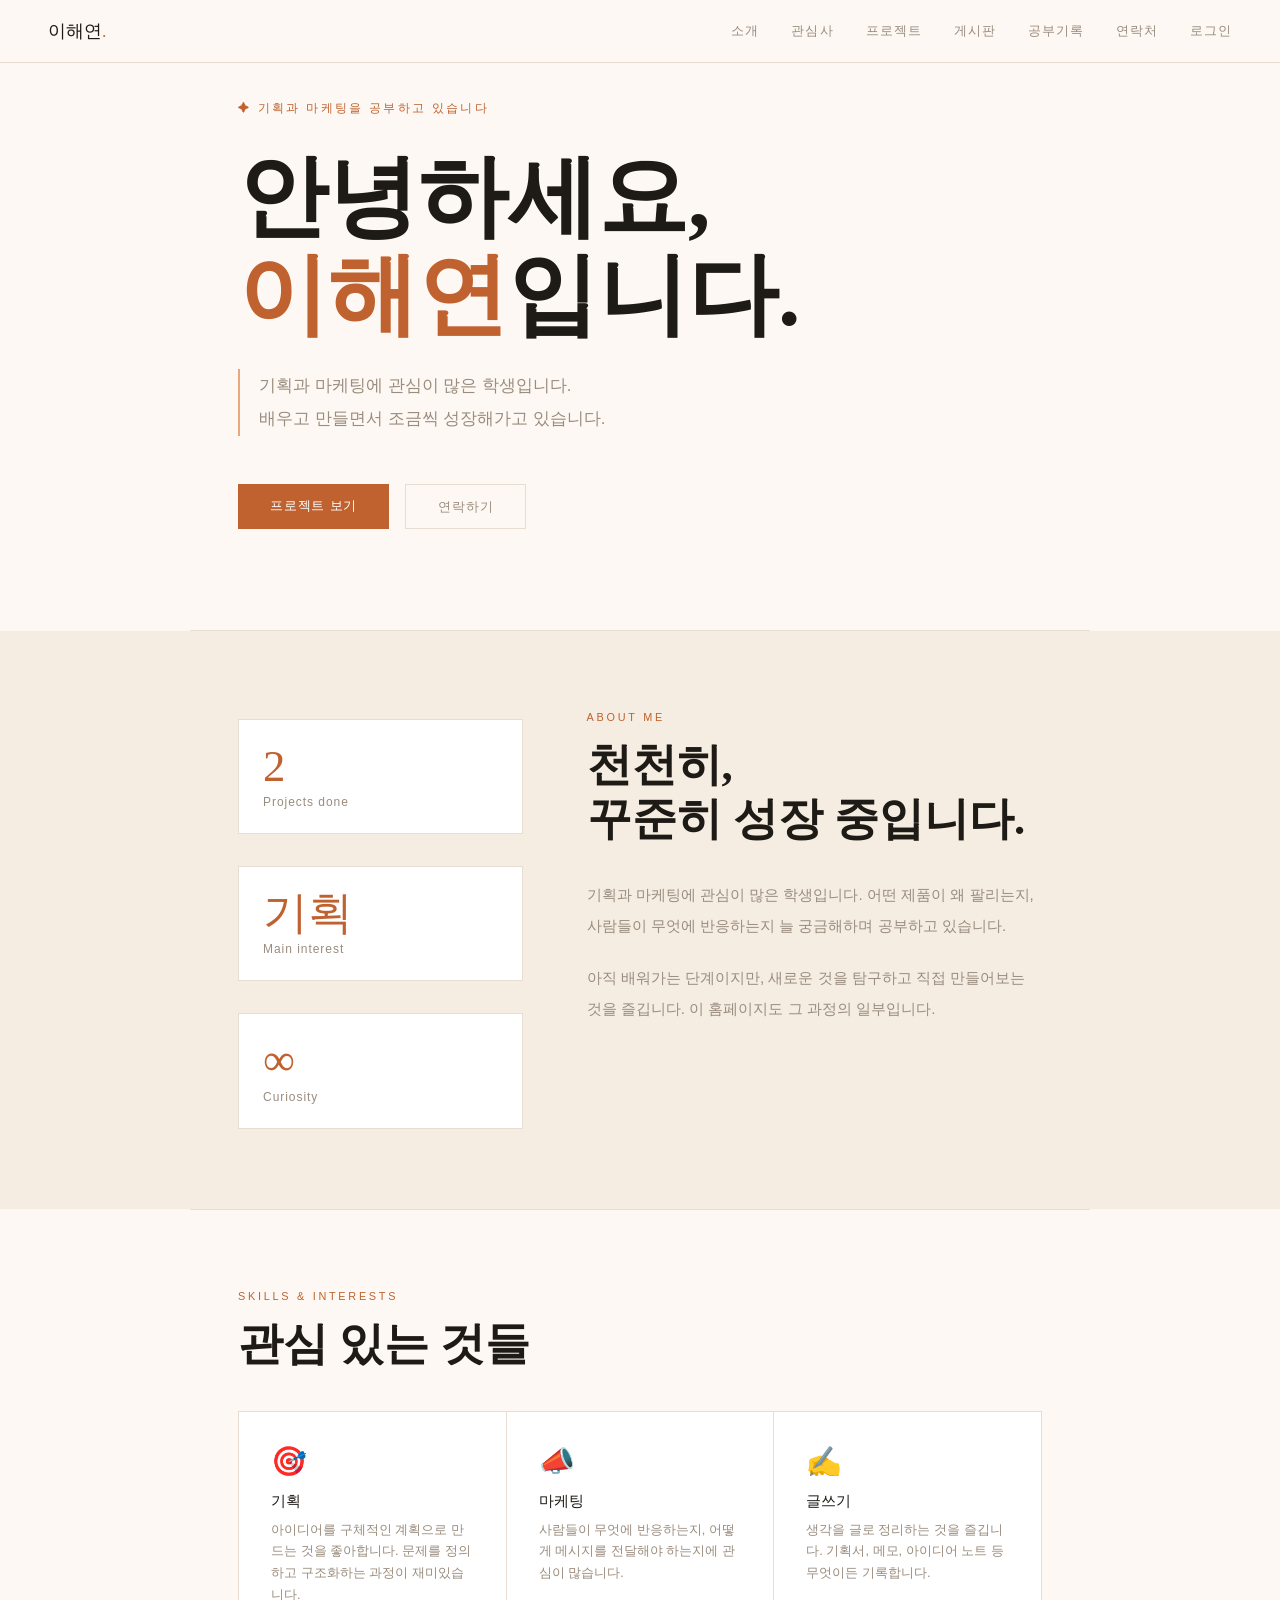
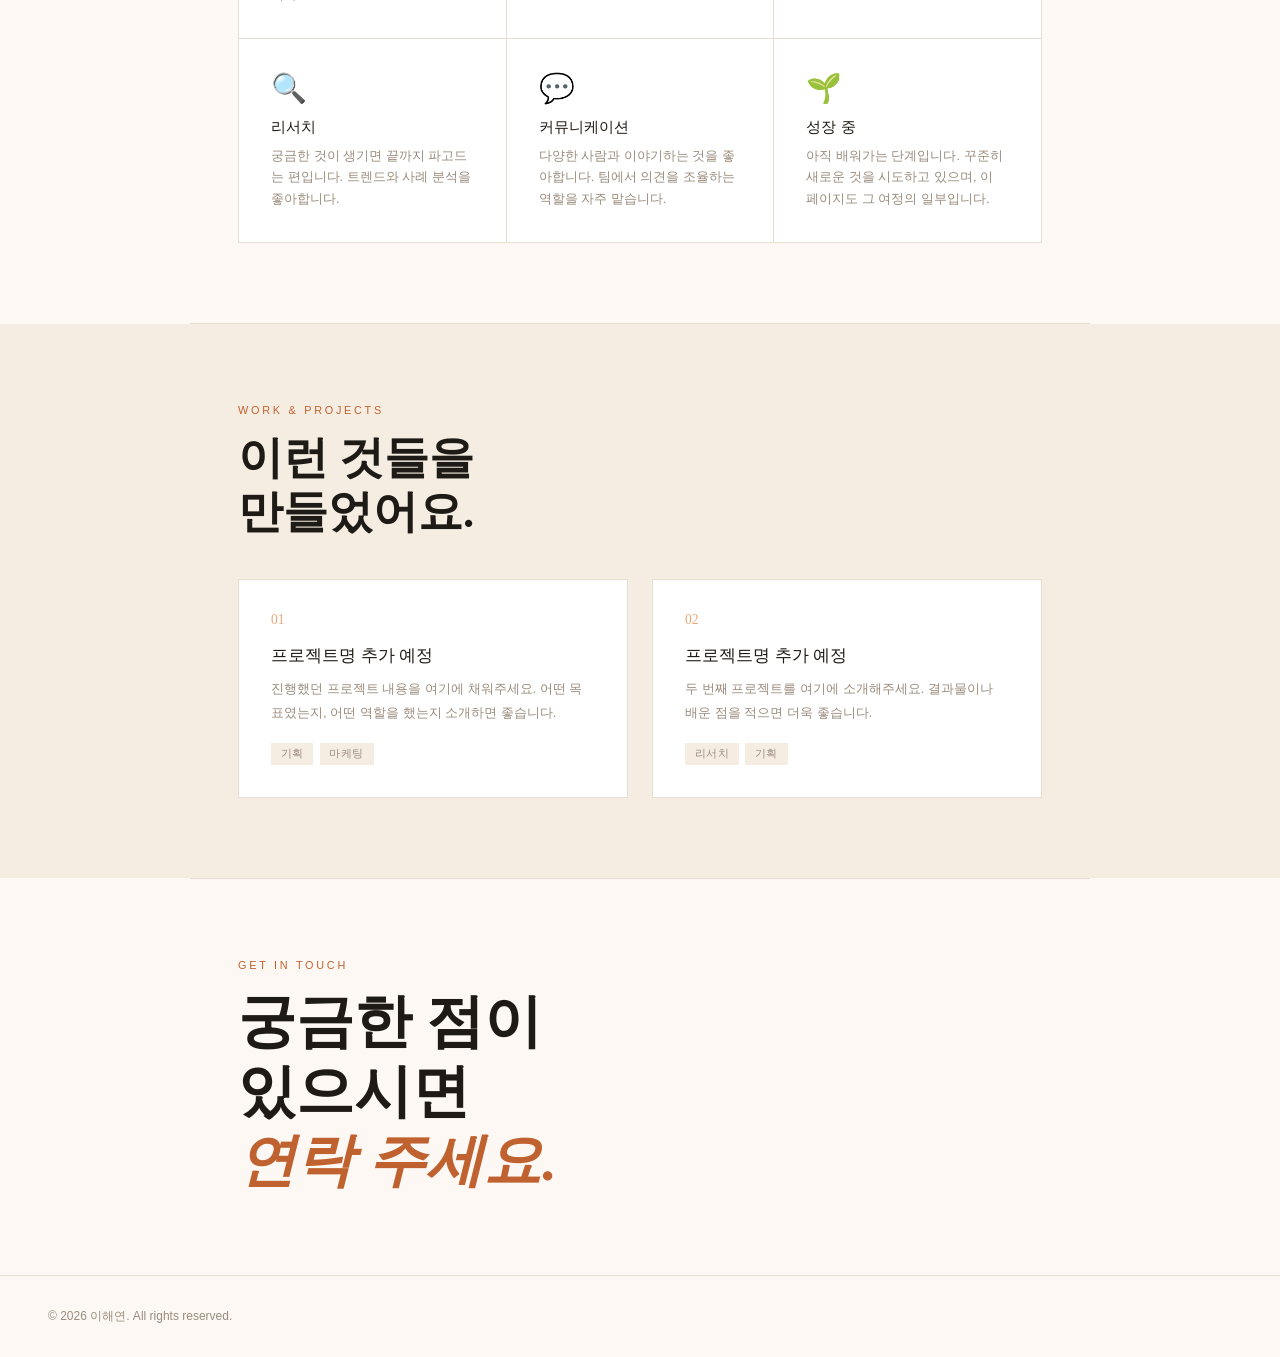
<file: index.html>
<!DOCTYPE html>
<html lang="ko">
<head>
  <meta charset="UTF-8"/>
  <meta name="viewport" content="width=device-width, initial-scale=1.0"/>
  <title>이해연 — 기획과 마케팅을 공부하는 중</title>
  <link rel="stylesheet" href="./style.css">
  <style>
    .btn-auth {
      cursor: pointer;
      color: var(--muted) !important;
      font-weight: 500;
    }
    .btn-auth:hover {
      color: var(--accent) !important;
    }
  </style>
</head>
<body>

<nav>
  <a class="nav-logo" href="./index.html">이해연<span>.</span></a>
  <div class="nav-links">
    <a href="#about">소개</a>
    <a href="#skills">관심사</a>
    <a href="#projects">프로젝트</a>
    <a href="./board.html">게시판</a>
    <a href="./study.html">공부기록</a>
    <a href="#contact">연락처</a>
    <a id="auth-btn" class="btn-auth">로그인</a>
  </div>
</nav>

<section id="hero">
  <div class="hero-inner">
    <p class="hero-tag">✦ 기획과 마케팅을 공부하고 있습니다</p>
    <h1 class="hero-name">
      안녕하세요,<br>
      <span class="line2">이해연</span>입니다.
    </h1>
    <p class="hero-desc">
      기획과 마케팅에 관심이 많은 학생입니다.<br>
      배우고 만들면서 조금씩 성장해가고 있습니다.
    </p>
    <div class="hero-cta">
      <a href="#projects" class="btn-main">프로젝트 보기</a>
      <a href="#contact" class="btn-sub">연락하기</a>
    </div>
  </div>
</section>

<div class="divider"></div>

<section id="about">
  <div class="section-wrap">
    <div class="about-grid">
      <div class="about-nums reveal">
        <div class="num-item">
          <div class="num-val">2</div>
          <div class="num-label">Projects done</div>
        </div>
        <div class="num-item">
          <div class="num-val">기획</div>
          <div class="num-label">Main interest</div>
        </div>
        <div class="num-item">
          <div class="num-val">∞</div>
          <div class="num-label">Curiosity</div>
        </div>
      </div>
      <div class="reveal">
        <p class="section-label">About me</p>
        <h2 class="section-title">천천히,<br>꾸준히 성장 중입니다.</h2>
        <div class="about-text">
          <p>기획과 마케팅에 관심이 많은 학생입니다. 어떤 제품이 왜 팔리는지, 사람들이 무엇에 반응하는지 늘 궁금해하며 공부하고 있습니다.</p>
          <p>아직 배워가는 단계이지만, 새로운 것을 탐구하고 직접 만들어보는 것을 즐깁니다. 이 홈페이지도 그 과정의 일부입니다.</p>
        </div>
      </div>
    </div>
  </div>
</section>

<div class="divider"></div>

<section id="skills">
  <div class="section-wrap">
    <div class="reveal">
      <p class="section-label">Skills & Interests</p>
      <h2 class="section-title">관심 있는 것들</h2>
    </div>
    <div class="skills-grid reveal">
      <div class="skill-card">
        <div class="skill-emoji">🎯</div>
        <div class="skill-name">기획</div>
        <div class="skill-desc">아이디어를 구체적인 계획으로 만드는 것을 좋아합니다. 문제를 정의하고 구조화하는 과정이 재미있습니다.</div>
      </div>
      <div class="skill-card">
        <div class="skill-emoji">📣</div>
        <div class="skill-name">마케팅</div>
        <div class="skill-desc">사람들이 무엇에 반응하는지, 어떻게 메시지를 전달해야 하는지에 관심이 많습니다.</div>
      </div>
      <div class="skill-card">
        <div class="skill-emoji">✍️</div>
        <div class="skill-name">글쓰기</div>
        <div class="skill-desc">생각을 글로 정리하는 것을 즐깁니다. 기획서, 메모, 아이디어 노트 등 무엇이든 기록합니다.</div>
      </div>
      <div class="skill-card">
        <div class="skill-emoji">🔍</div>
        <div class="skill-name">리서치</div>
        <div class="skill-desc">궁금한 것이 생기면 끝까지 파고드는 편입니다. 트렌드와 사례 분석을 좋아합니다.</div>
      </div>
      <div class="skill-card">
        <div class="skill-emoji">💬</div>
        <div class="skill-name">커뮤니케이션</div>
        <div class="skill-desc">다양한 사람과 이야기하는 것을 좋아합니다. 팀에서 의견을 조율하는 역할을 자주 맡습니다.</div>
      </div>
      <div class="skill-card">
        <div class="skill-emoji">🌱</div>
        <div class="skill-name">성장 중</div>
        <div class="skill-desc">아직 배워가는 단계입니다. 꾸준히 새로운 것을 시도하고 있으며, 이 페이지도 그 여정의 일부입니다.</div>
      </div>
    </div>
  </div>
</section>

<div class="divider"></div>

<section id="projects">
  <div class="section-wrap">
    <div class="reveal">
      <p class="section-label">Work & Projects</p>
      <h2 class="section-title">이런 것들을<br>만들었어요.</h2>
    </div>
    <div class="projects-grid">
      <div class="project-card reveal">
        <div class="project-num">01</div>
        <div class="project-title">프로젝트명 추가 예정</div>
        <div class="project-desc">진행했던 프로젝트 내용을 여기에 채워주세요. 어떤 목표였는지, 어떤 역할을 했는지 소개하면 좋습니다.</div>
        <div class="project-tags"><span class="tag">기획</span><span class="tag">마케팅</span></div>
      </div>
      <div class="project-card reveal">
        <div class="project-num">02</div>
        <div class="project-title">프로젝트명 추가 예정</div>
        <div class="project-desc">두 번째 프로젝트를 여기에 소개해주세요. 결과물이나 배운 점을 적으면 더욱 좋습니다.</div>
        <div class="project-tags"><span class="tag">리서치</span><span class="tag">기획</span></div>
      </div>
    </div>
  </div>
</section>

<div class="divider"></div>

<section id="contact">
  <div class="section-wrap">
    <div class="contact-grid">
      <div class="reveal">
        <p class="section-label">Get in touch</p>
        <h2 class="contact-big">궁금한 점이<br>있으시면<br><em>연락 주세요.</em></h2>
      </div>
      <div class="contact-list reveal">
        <div class="contact-row">
          <div class="contact-icon">✉️</div>
          <div><div class="contact-label">Email</div><div class="contact-val">추후 추가 예정</div></div>
        </div>
        <div class="contact-row">
          <div class="contact-icon">📱</div>
          <div><div class="contact-label">number</div><div class="contact-val">추후 추가 예정</div></div>
        </div>
        <div class="contact-row">
          <div class="contact-icon">🔗</div>
          <div><div class="contact-label">github</div><div class="contact-val">추후 추가 예정</div></div>
        </div>
      </div>
    </div>
  </div>
</section>

<footer>
  <span>© 2026 이해연. All rights reserved.</span>
</footer>

<script>
  const reveals = document.querySelectorAll('.reveal');
  const obs = new IntersectionObserver(entries => {
    entries.forEach((e, i) => {
      if (e.isIntersecting) setTimeout(() => e.target.classList.add('visible'), i * 80);
    });
  }, {threshold: 0.08});
  reveals.forEach(r => obs.observe(r));

  const authBtn = document.getElementById('auth-btn');

  function updateAuthUI() {
    const isLoggedIn = localStorage.getItem('isLoggedIn') === 'true';

    if (isLoggedIn) {
      authBtn.textContent = '로그아웃';
      authBtn.onclick = function() {
        if (confirm('로그아웃 하시겠습니까?')) {
          localStorage.removeItem('isLoggedIn');
          localStorage.removeItem('userRole'); 
          updateAuthUI();
          alert('로그아웃 되었습니다.');
          window.location.reload();
        }
      };
    } else {
      authBtn.textContent = '로그인';
      authBtn.onclick = function() {
        window.location.href = "./login.html"; 
      };
    }
  }

  updateAuthUI();
</script>
</body>
</html>
</file>
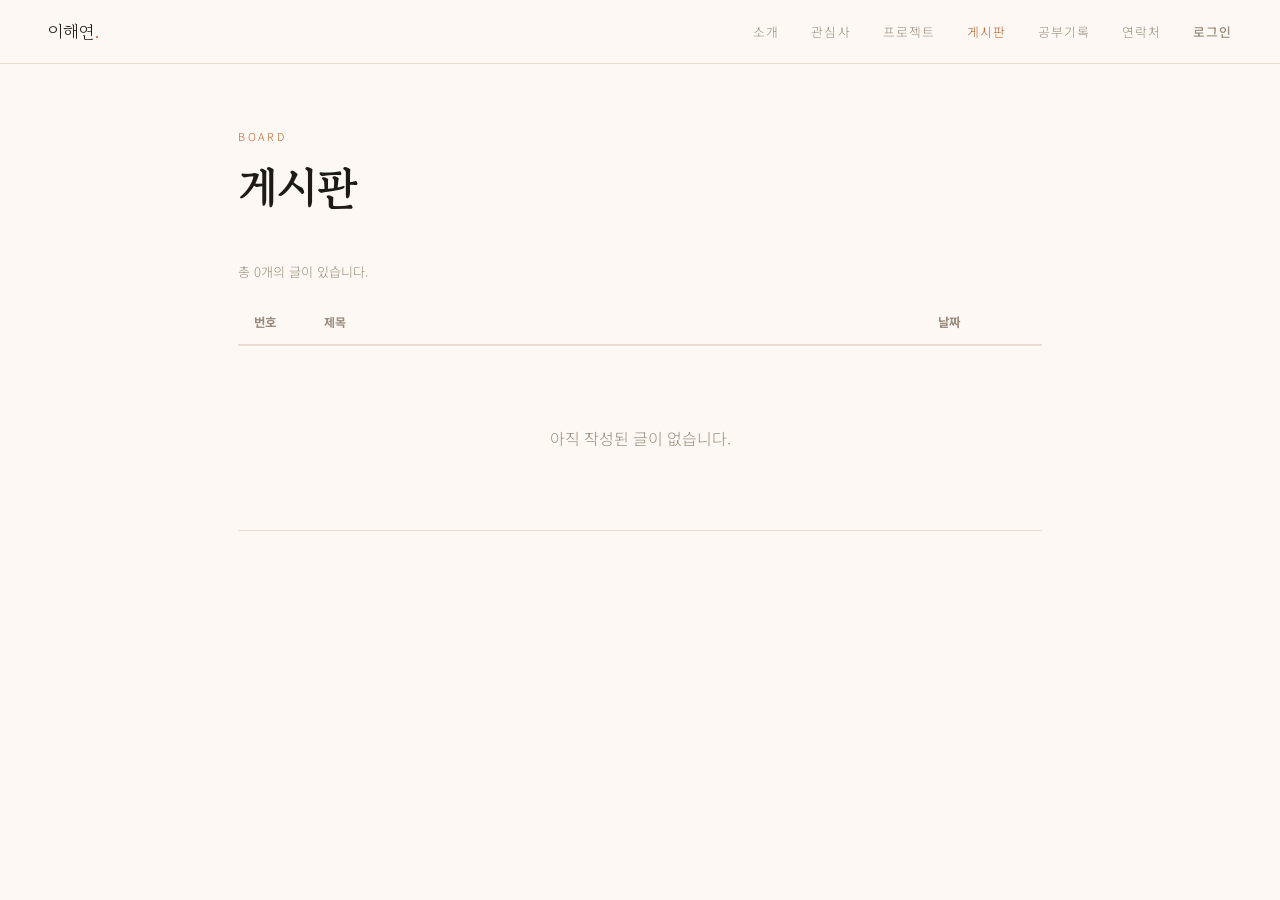
<file: board.html>
<!DOCTYPE html>
<html lang="ko">
<head>
  <meta charset="UTF-8"/>
  <meta name="viewport" content="width=device-width, initial-scale=1.0"/>
  <title>게시판 — 이해연</title>
  <link href="https://fonts.googleapis.com/css2?family=Gowun+Batang:wght@400;700&family=Noto+Sans+KR:wght@300;400;500&display=swap" rel="stylesheet"/>
  <link rel="stylesheet" href="./boardstyle.css">
  <style>
    /* ==========================================================================
       마크다운 렌더링 서식 (전체 문법 지원)
       ========================================================================== */
    .post-view-body {
      font-family: 'Noto Sans KR', -apple-system, BlinkMacSystemFont, sans-serif;
      font-size: 0.95rem;
      color: var(--text);
      line-height: 1.85;
      word-wrap: break-word;
    }
    .post-view-body h1,.post-view-body h2,.post-view-body h3,
    .post-view-body h4,.post-view-body h5,.post-view-body h6 {
      font-family: 'Gowun Batang', serif;
      color: var(--text);
      margin: 1.4em 0 .5em;
      line-height: 1.3;
    }
    .post-view-body h1 { font-size: 1.7em; border-bottom: 2px solid var(--border); padding-bottom: .3em; }
    .post-view-body h2 { font-size: 1.4em; border-bottom: 1px solid var(--border); padding-bottom: .25em; }
    .post-view-body h3 { font-size: 1.2em; }
    .post-view-body h4 { font-size: 1.05em; }
    .post-view-body h5,.post-view-body h6 { font-size: .95em; color: var(--muted); }
    .post-view-body strong { font-weight: 700; color: var(--accent); }
    .post-view-body em { font-style: italic; }
    .post-view-body u { text-decoration: underline; text-underline-position: under; }
    .post-view-body del { text-decoration: line-through; color: var(--muted); }
    .post-view-body code {
      font-family: 'Courier New', Courier, monospace;
      background: var(--bg2);
      border: 1px solid var(--border);
      border-radius: 3px;
      padding: .1em .4em;
      font-size: .88em;
      color: var(--accent);
    }
    .post-view-body pre {
      background: #1e1a16;
      border: 1px solid var(--border);
      border-radius: 4px;
      padding: 1.2em 1.4em;
      overflow-x: auto;
      margin: 1em 0;
    }
    .post-view-body pre code {
      background: none; border: none; padding: 0;
      color: #e8a87c; font-size: .85em;
    }
    .post-view-body blockquote {
      border-left: 3px solid var(--accent2);
      margin: 1em 0; padding: .6em 1.2em;
      background: var(--bg2); color: var(--muted); font-style: italic;
    }
    .post-view-body blockquote p { margin: 0; }
    .post-view-body ul,.post-view-body ol { margin: .7em 0; padding-left: 1.8em; }
    .post-view-body li { margin: .25em 0; }
    .post-view-body hr { border: none; border-top: 1px solid var(--border); margin: 1.5em 0; }
    .post-view-body a { color: var(--accent); text-decoration: underline; }
    .post-view-body a:hover { color: var(--accent2); }
    .post-view-body img { max-width: 100%; border: 1px solid var(--border); margin: .5em 0; }
    .post-view-body table { border-collapse: collapse; width: 100%; margin: 1em 0; font-size: .88em; }
    .post-view-body th { background: var(--bg2); border: 1px solid var(--border); padding: .5em .9em; font-weight: 600; text-align: left; }
    .post-view-body td { border: 1px solid var(--border); padding: .45em .9em; }
    .post-view-body tr:nth-child(even) td { background: var(--bg); }
    .post-view-body p { margin: .5em 0; }
    
    .btn-auth { cursor: pointer; color: var(--muted) !important; font-weight: 500; }
    .btn-auth:hover { color: var(--accent) !important; }
  </style>
</head>
<body>

<nav>
  <a class="nav-logo" href="./index.html">이해연<span>.</span></a>
  <div class="nav-links">
    <a href="index.html#about">소개</a>
    <a href="index.html#skills">관심사</a>
    <a href="index.html#projects">프로젝트</a>
    <a href="board.html" class="active">게시판</a>
    <a href="./study.html">공부기록</a>
    <a href="index.html#contact">연락처</a>
    <a id="auth-btn" class="btn-auth">로그인</a>
  </div>
</nav>

<div class="wrap">
  <div id="list-view">
    <p class="page-label">Board</p>
    <h1 class="page-title">게시판</h1>
    <div class="board-top">
      <span class="board-count">총 <span id="post-count">0</span>개의 글이 있습니다.</span>
      <button class="btn-write" id="main-write-btn" onclick="openWrite()" style="display: none;">글 작성</button>
    </div>
    <table>
      <thead><tr><th class="td-num">번호</th><th>제목</th><th class="td-date">날짜</th></tr></thead>
      <tbody id="post-tbody"></tbody>
    </table>
    <div class="board-empty" id="board-empty">아직 작성된 글이 없습니다.</div>
  </div>

  <div id="post-view" class="post-view">
    <p class="page-label">Post View</p>
    <div class="post-view-title" id="view-title"></div>
    <div class="post-view-meta" id="view-meta"></div>
    <div class="post-view-body" id="view-body"></div>
    <div class="view-btns">
      <button class="btn-back" onclick="closePost()">← 목록으로</button>
      <button class="btn-edit" id="edit-btn" style="display:none; padding:.6rem 1.4rem; border:1px solid #e8ddd3; background:#c0622f; color:#fff; font-size:.78rem; cursor:pointer;">수정하기</button>
      <button class="btn-delete" id="delete-btn" style="display:none;">삭제하기</button>
    </div>
  </div>
</div>

<div class="modal-overlay" id="write-modal">
  <div class="modal">
    <button class="modal-close" onclick="closeWrite()" style="position:absolute; top:1rem; right:1rem; background:none; border:none; cursor:pointer;">✕</button>
    <div id="modal-title" style="font-family:'Gowun Batang'; font-size:1.4rem; margin-bottom:1.5rem;">글 작성</div>
    <input type="text" id="input-title" placeholder="제목을 입력하세요"/>
    <textarea id="input-body" placeholder="마크다운 문법을 지원합니다.&#10;# 제목, **굵게**, *기울임*, _밑줄_, ~~취소선~~&#10;- 목록, 1. 번호목록, > 인용, &#96;코드&#96;, | 표 |&#10;[링크](url), --- 가로줄" style="min-height:200px; resize:vertical;"></textarea>
    <div style="display:flex; justify-content:flex-end; gap:10px;">
      <button onclick="closeWrite()" class="btn-back">취소</button>
      <button onclick="submitPost()" class="btn-write">등록</button>
    </div>
  </div>
</div>

<script>
  let posts = [];
  let currentIdx = null; 
  let isEditMode = false;
  
  const isLoggedIn = localStorage.getItem('isLoggedIn') === 'true';

  window.onload = function() {
    if (isLoggedIn) {
      document.getElementById('main-write-btn').style.display = 'block';
    }

    const saved = localStorage.getItem('my_posts');
    if (saved) {
      posts = JSON.parse(saved);
      renderList();
    }
    updateAuthUI();
  }

  function updateAuthUI() {
    const authBtn = document.getElementById('auth-btn');
    if (isLoggedIn) {
      authBtn.textContent = '로그아웃';
      authBtn.onclick = function() {
        if (confirm('로그아웃 하시겠습니까?')) {
          localStorage.removeItem('isLoggedIn');
          localStorage.removeItem('userRole');
          alert('로그아웃 되었습니다.');
          window.location.reload();
        }
      };
    } else {
      authBtn.textContent = '로그인';
      authBtn.onclick = function() {
        window.location.href = "./login.html";
      };
    }
  }

  // 전체 마크다운 파서
  function parseContent(text) {
    if(!text) return "";

    // 코드블록 추출
    const codeBlocks = [];
    text = text.replace(/```(\w*)\n?([\s\S]*?)```/g, (_, lang, code) => {
      codeBlocks.push({ lang: lang || '', code });
      return `\x00CODEBLOCK${codeBlocks.length - 1}\x00`;
    });

    // 인라인 코드 추출
    const inlineCodes = [];
    text = text.replace(/`([^`\n]+?)`/g, (_, code) => {
      const esc = code.replace(/&/g,'&amp;').replace(/</g,'&lt;').replace(/>/g,'&gt;');
      inlineCodes.push(`<code>${esc}</code>`);
      return `\x00INLINE${inlineCodes.length - 1}\x00`;
    });

    // HTML 이스케이프
    text = text.replace(/&/g,'&amp;').replace(/</g,'&lt;').replace(/>/g,'&gt;');

    // 표
    text = text.replace(/((?:\|.+\|\n?)+)/g, (block) => {
      const rows = block.trim().split('\n').filter(r => r.trim());
      if (rows.length < 2) return block;
      const isSep = r => /^\|[\s\-:|]+\|/.test(r);
      let html = '<table>', inBody = false;
      rows.forEach((row, i) => {
        if (isSep(row)) { inBody = true; return; }
        const cells = row.replace(/^\||\|$/g,'').split('|').map(c => c.trim());
        if (!inBody && i === 0) {
          html += '<thead><tr>' + cells.map(c => `<th>${c}</th>`).join('') + '</tr></thead><tbody>';
        } else {
          html += '<tr>' + cells.map(c => `<td>${c}</td>`).join('') + '</tr>';
        }
      });
      return html + '</tbody></table>';
    });

    // 가로줄
    text = text.replace(/^(?:\*\s*){3,}$|^(?:-\s*){3,}$|^(?:_\s*){3,}$/gm, '<hr>');

    // 제목
    text = text.replace(/^(#{1,6})\s+(.+)$/gm, (_, h, t) => `<h${h.length}>${t}</h${h.length}>`);

    // 인용문
    text = text.replace(/((?:^&gt;&gt;\s?.+\n?)+)/gm, (b) =>
      `<blockquote><blockquote><p>${b.replace(/^&gt;&gt;\s?/gm,'').trim()}</p></blockquote></blockquote>\n`);
    text = text.replace(/((?:^&gt;\s?.+\n?)+)/gm, (b) =>
      `<blockquote><p>${b.replace(/^&gt;\s?/gm,'').trim()}</p></blockquote>\n`);

    // 순서 없는 목록
    text = text.replace(/((?:^[ \t]*[-*+] .+\n?)+)/gm, (b) =>
      '<ul>' + b.trim().split('\n').map(l => { const m=l.match(/^[ \t]*[-*+] (.+)/); return m?`<li>${m[1]}</li>`:''; }).join('') + '</ul>\n');

    // 순서 있는 목록
    text = text.replace(/((?:^[ \t]*\d+\. .+\n?)+)/gm, (b) =>
      '<ol>' + b.trim().split('\n').map(l => { const m=l.match(/^[ \t]*\d+\. (.+)/); return m?`<li>${m[1]}</li>`:''; }).join('') + '</ol>\n');

    // 인라인 서식
    text = text.replace(/\*\*([^\*\n]+?)\*\*/g, '<strong>$1</strong>');
    text = text.replace(/__([^_\n]+?)__/g, '<strong>$1</strong>');
    text = text.replace(/~~([^~\n]+?)~~/g, '<del>$1</del>');
    text = text.replace(/\*([^\*\n]+?)\*/g, '<em>$1</em>');
    text = text.replace(/\/\/([^\/\n]+?)\/\//g, '<em>$1</em>');
    text = text.replace(/_([^_\n]+?)_/g, '<u>$1</u>');

    // 이미지 & 링크
    text = text.replace(/!\[([^\]]*?)\]\(([^\)]+?)\)/g, '<img src="$2" alt="$1">');
    text = text.replace(/\[([^\]]+?)\]\(([^\)]+?)\)/g, '<a href="$2" target="_blank" rel="noopener">$1</a>');

    // 코드블록 복원
    codeBlocks.forEach(({code}, i) => {
      const esc = code.replace(/&/g,'&amp;').replace(/</g,'&lt;').replace(/>/g,'&gt;');
      text = text.replace(`\x00CODEBLOCK${i}\x00`, `<pre><code>${esc.trim()}</code></pre>`);
    });
    inlineCodes.forEach((html, i) => {
      text = text.replace(`\x00INLINE${i}\x00`, html);
    });

    // 단락 처리
    const parts = text.split(/\n{2,}/);
    text = parts.map(part => {
      part = part.trim();
      if (!part) return '';
      if (/^<(h[1-6]|ul|ol|blockquote|pre|table|hr)/.test(part)) return part;
      return `<p>${part.replace(/\n/g,'<br>')}</p>`;
    }).join('\n');

    return text;
  }

  function renderList() {
    const tbody = document.getElementById('post-tbody');
    const empty = document.getElementById('board-empty');
    document.getElementById('post-count').textContent = posts.length;
    
    if (posts.length === 0) {
      tbody.innerHTML = '';
      empty.style.display = 'block';
      return;
    }
    empty.style.display = 'none';
    
    tbody.innerHTML = posts.slice().reverse().map((p, i) => {
      const actualIdx = posts.length - 1 - i;
      return `
      <tr onclick="viewPost(${actualIdx})">
        <td class="td-num">${actualIdx + 1}</td>
        <td>${p.title}</td>
        <td class="td-date">${p.date}</td>
      </tr>`
    }).join('');
  }

  function openWrite() { 
    if (!isLoggedIn) { alert('로그인 후 이용 가능합니다.'); return; }
    isEditMode = false;
    document.getElementById('modal-title').textContent = "글 작성";
    document.getElementById('input-title').value = '';
    document.getElementById('input-body').value = '';
    document.getElementById('write-modal').classList.add('open'); 
  }

  function openEdit(idx) {
    if (!isLoggedIn) return;
    isEditMode = true;
    currentIdx = idx;
    const p = posts[idx];
    document.getElementById('modal-title').textContent = "글 수정";
    document.getElementById('input-title').value = p.title;
    document.getElementById('input-body').value = p.body;
    document.getElementById('write-modal').classList.add('open');
  }

  function closeWrite() { 
    document.getElementById('write-modal').classList.remove('open');
  }

  function submitPost() {
    if (!isLoggedIn) return;
    const title = document.getElementById('input-title').value.trim();
    const body = document.getElementById('input-body').value; 
    if (!title || !body.trim()) { alert('제목과 내용을 모두 입력해주세요.'); return; }

    const now = new Date();
    const dateStr = `${now.getFullYear()}.${String(now.getMonth()+1).padStart(2,'0')}.${String(now.getDate()).padStart(2,'0')}`;
    
    if (isEditMode) {
      posts[currentIdx].title = title;
      posts[currentIdx].body = body;
      posts[currentIdx].date = dateStr + " (수정됨)";
    } else {
      posts.push({title, body, date: dateStr});
    }
    
    saveAndRender();
    closeWrite();
    if (isEditMode) viewPost(currentIdx); 
  }

  function viewPost(idx) {
    currentIdx = idx;
    const p = posts[idx];
    document.getElementById('view-title').textContent = p.title;
    document.getElementById('view-meta').textContent = p.date;
    
    document.getElementById('view-body').innerHTML = parseContent(p.body);
    
    const editBtn = document.getElementById('edit-btn');
    const deleteBtn = document.getElementById('delete-btn');
    
    if (isLoggedIn) {
      editBtn.style.display = 'inline-block';
      deleteBtn.style.display = 'inline-block';
      editBtn.onclick = function() { openEdit(idx); };
      deleteBtn.onclick = function() { deletePost(idx); };
    } else {
      editBtn.style.display = 'none';
      deleteBtn.style.display = 'none';
    }

    document.getElementById('list-view').style.display = 'none';
    document.getElementById('post-view').classList.add('open');
  }

  function deletePost(idx) {
    if (!isLoggedIn) return;
    if(confirm('정말 삭제하시겠습니까?')) {
      posts.splice(idx, 1);
      saveAndRender();
      closePost();
    }
  }

  function saveAndRender() {
    localStorage.setItem('my_posts', JSON.stringify(posts));
    renderList();
  }

  function closePost() {
    document.getElementById('list-view').style.display = 'block';
    document.getElementById('post-view').classList.remove('open');
  }
</script>
</body>
</html>
</file>
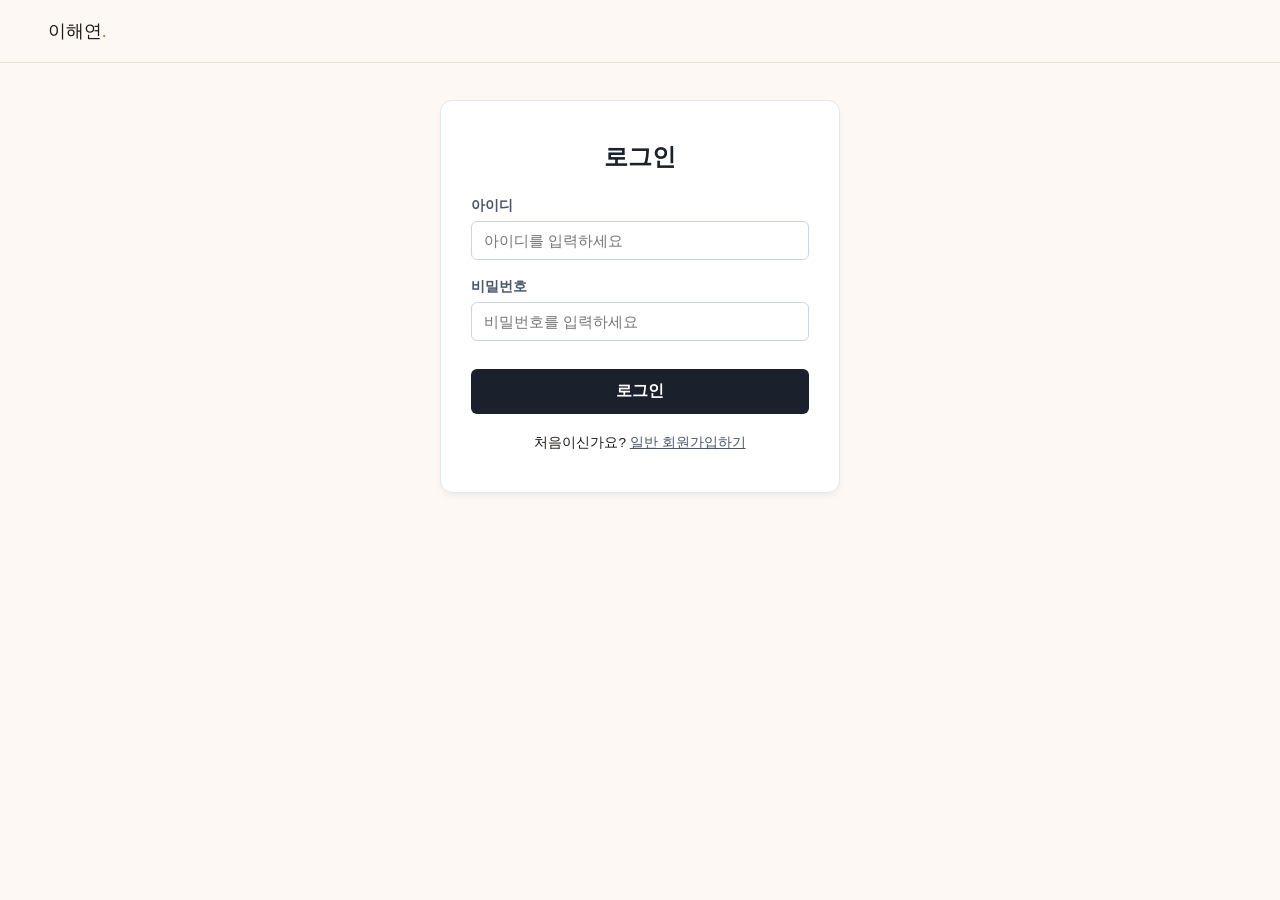
<file: login.html>
<!DOCTYPE html>
<html lang="ko">
<head>
  <meta charset="UTF-8">
  <meta name="viewport" content="width=device-width, initial-scale=1.0">
  <title>로그인 — 이해연 포트폴리오</title>
  <link rel="stylesheet" href="./style.css">
  <style>
    .auth-container { max-width: 400px; margin: 100px auto; padding: 40px 30px; background: #ffffff; border: 1px solid #e2e8f0; border-radius: 12px; box-shadow: 0 4px 6px -1px rgba(0, 0, 0, 0.05); }
    .auth-title { font-size: 1.5rem; font-weight: 700; margin-bottom: 24px; text-align: center; color: #1a202c; font-family:'Gowun Batang'; }
    .form-group { margin-bottom: 18px; }
    .form-group label { display: block; font-size: 0.85rem; font-weight: 600; margin-bottom: 6px; color: #4a5568; }
    .form-group input { width: 100%; padding: 10px 12px; border: 1px solid #cbd5e1; border-radius: 6px; font-size: 0.95rem; }
    .form-group input:focus { outline: none; border-color: var(--accent, #3b82f6); }
    .btn-submit { width: 100%; padding: 12px; background: #1a202c; color: #ffffff; border: none; border-radius: 6px; font-weight: 600; cursor: pointer; font-size: 1rem; margin-top: 10px; }
    .auth-link { text-align: center; margin-top: 20px; font-size: 0.85rem; }
    .auth-link a { color: #4a5568; text-decoration: underline; }
  </style>
</head>
<body>

<nav>
  <a class="nav-logo" href="./index.html">이해연<span>.</span></a>
</nav>

<div class="auth-container">
  <h2 class="auth-title">로그인</h2>
  <div class="form-group">
    <label for="admin-id">아이디</label>
    <input type="text" id="admin-id" placeholder="아이디를 입력하세요">
  </div>
  <div class="form-group">
    <label for="admin-pw">비밀번호</label>
    <input type="password" id="admin-pw" placeholder="비밀번호를 입력하세요" onkeydown="if(event.key==='Enter') handleLogin()">
  </div>
  <button class="btn-submit" onclick="handleLogin()">로그인</button>
  <div class="auth-link">
    처음이신가요? <a href="./signup.html">일반 회원가입하기</a>
  </div>
</div>

<script>
  function handleLogin() {
    const idInput = document.getElementById('admin-id').value.trim();
    const pwInput = document.getElementById('admin-pw').value;
    
    const masterId = "leehaeyeon";
    const masterPw = "1234"; 

    let users = JSON.parse(localStorage.getItem('registeredUsers')) || [];
    const matchedUser = users.find(user => user.id === idInput && user.password === pwInput);

    if (idInput === masterId && pwInput === masterPw) {
      localStorage.setItem('isLoggedIn', 'true');
      localStorage.setItem('userRole', 'admin');
      alert('반갑습니다, 해연님! 관리자 모드로 진입합니다.');
      window.location.href = "./index.html"; 
    } else if (matchedUser) {
      localStorage.setItem('isLoggedIn', 'true');
      localStorage.setItem('userRole', matchedUser.role || 'user');
      alert(`반갑습니다, ${idInput}님!`);
      window.location.href = "./index.html";
    } else {
      alert('아이디 또는 비밀번호가 일치하지 않습니다.');
      document.getElementById('admin-pw').value = '';
      document.getElementById('admin-id').focus();
    }
  }
</script>
</body>
</html>
</file>
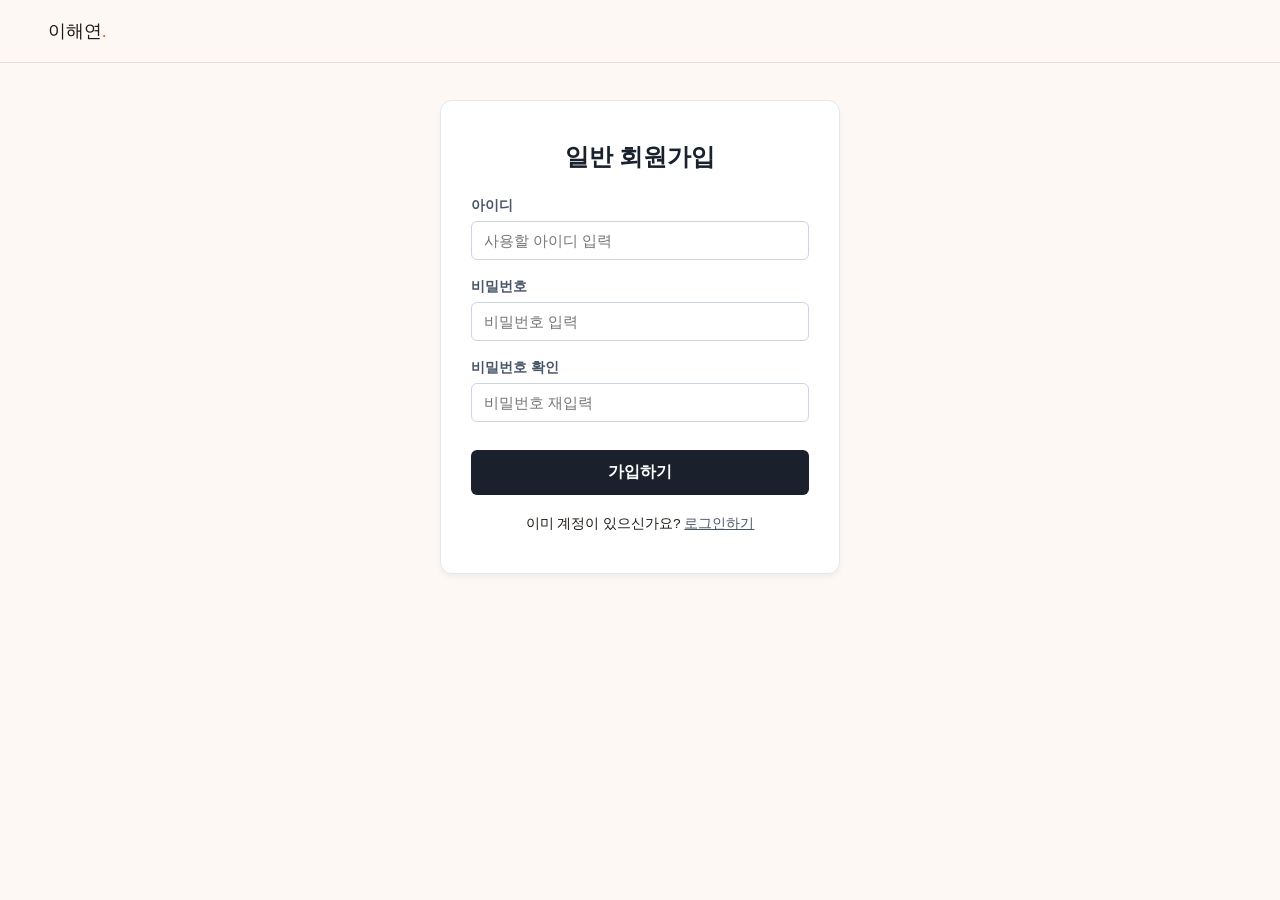
<file: signup.html>
<!DOCTYPE html>
<html lang="ko">
<head>
  <meta charset="UTF-8"/>
  <meta name="viewport" content="width=device-width, initial-scale=1.0"/>
  <title>회원가입 — 이해연 포트폴리오</title>
  <link rel="stylesheet" href="./style.css">
  <style>
    .auth-container { max-width: 400px; margin: 100px auto; padding: 40px 30px; background: #ffffff; border: 1px solid #e2e8f0; border-radius: 12px; box-shadow: 0 4px 6px -1px rgba(0, 0, 0, 0.05); }
    .auth-title { font-size: 1.5rem; font-weight: 700; margin-bottom: 24px; text-align: center; color: #1a202c; font-family:'Gowun Batang'; }
    .form-group { margin-bottom: 18px; }
    .form-group label { display: block; font-size: 0.85rem; font-weight: 600; margin-bottom: 6px; color: #4a5568; }
    .form-group input { width: 100%; padding: 10px 12px; border: 1px solid #cbd5e1; border-radius: 6px; font-size: 0.95rem; }
    .form-group input:focus { outline: none; border-color: var(--accent, #3b82f6); }
    .error-msg { font-size: 0.8rem; color: #ef4444; margin-top: 4px; display: none; }
    .btn-submit { width: 100%; padding: 12px; background: #1a202c; color: #ffffff; border: none; border-radius: 6px; font-weight: 600; cursor: pointer; font-size: 1rem; margin-top: 10px; }
    .auth-link { text-align: center; margin-top: 20px; font-size: 0.85rem; }
    .auth-link a { color: #4a5568; text-decoration: underline; }
  </style>
</head>
<body>

<nav>
  <a class="nav-logo" href="./index.html">이해연<span>.</span></a>
</nav>

<div class="auth-container">
  <h2 class="auth-title">일반 회원가입</h2>
  <form id="signup-form" onsubmit="handleSignup(event)">
    <div class="form-group">
      <label for="user-id">아이디</label>
      <input type="text" id="user-id" placeholder="사용할 아이디 입력" required>
      <div id="id-error" class="error-msg">이미 존재하는 아이디입니다.</div>
    </div>
    <div class="form-group">
      <label for="user-pw">비밀번호</label>
      <input type="password" id="user-pw" placeholder="비밀번호 입력" required>
    </div>
    <div class="form-group">
      <label for="user-pw-confirm">비밀번호 확인</label>
      <input type="password" id="user-pw-confirm" placeholder="비밀번호 재입력" required>
      <div id="pw-error" class="error-msg">비밀번호가 일치하지 않습니다.</div>
    </div>
    <button type="submit" class="btn-submit">가입하기</button>
  </form>
  <div class="auth-link">
    이미 계정이 있으신가요? <a href="./login.html">로그인하기</a>
  </div>
</div>

<script>
  function handleSignup(event) {
    event.preventDefault();
    const idInput = document.getElementById('user-id').value.trim();
    const pwInput = document.getElementById('user-pw').value;
    const pwConfirmInput = document.getElementById('user-pw-confirm').value;

    document.getElementById('id-error').style.display = 'none';
    document.getElementById('pw-error').style.display = 'none';

    if (pwInput !== pwConfirmInput) {
      document.getElementById('pw-error').style.display = 'block';
      return;
    }

    let users = JSON.parse(localStorage.getItem('registeredUsers')) || [];

    if (idInput === "leehaeyeon" || users.some(user => user.id === idInput)) {
      document.getElementById('id-error').style.display = 'block';
      return;
    }

    users.push({ id: idInput, password: pwInput, role: 'user' });
    localStorage.setItem('registeredUsers', JSON.stringify(users));

    alert('회원가입이 완료되었습니다! 로그인 페이지로 이동합니다.');
    window.location.href = "./login.html";
  }
</script>
</body>
</html>
</file>
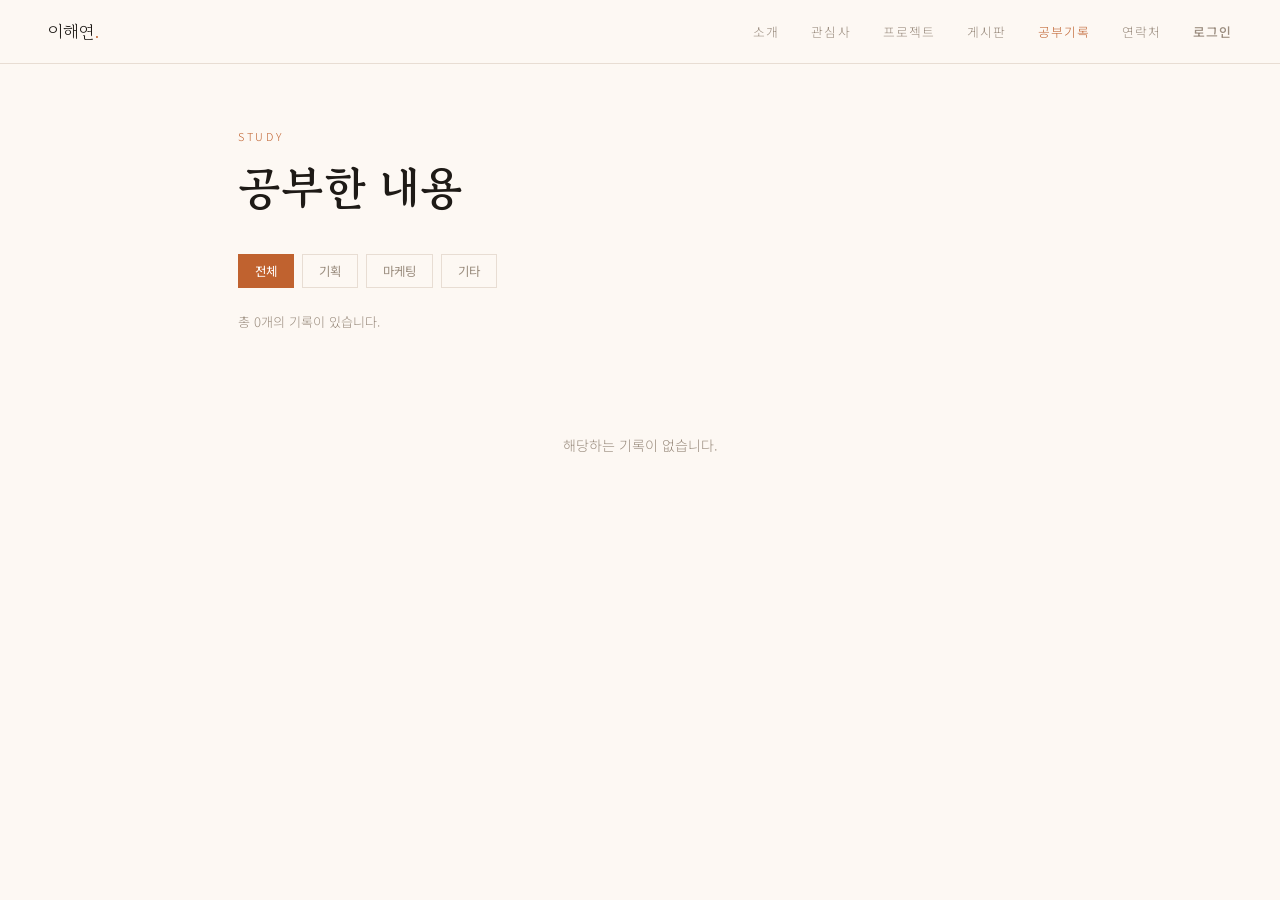
<file: study.html>
<!DOCTYPE html>
<html lang="ko">
<head>
  <meta charset="UTF-8"/>
  <meta name="viewport" content="width=device-width, initial-scale=1.0"/>
  <title>공부기록 — 이해연</title>
  <link href="https://fonts.googleapis.com/css2?family=Gowun+Batang:wght@400;700&family=Noto+Sans+KR:wght@300;400;500&display=swap" rel="stylesheet"/>
  <link rel="stylesheet" href="./study.css"/>
  <style>
    /* ==========================================================================
       마크다운 렌더링 서식 (전체 문법 지원)
       ========================================================================== */
    .post-view-body {
      font-family: 'Noto Sans KR', -apple-system, BlinkMacSystemFont, sans-serif;
      font-size: 0.95rem;
      color: var(--text);
      line-height: 1.85;
      word-wrap: break-word;
    }
    .post-view-body h1,.post-view-body h2,.post-view-body h3,
    .post-view-body h4,.post-view-body h5,.post-view-body h6 {
      font-family: 'Gowun Batang', serif;
      color: var(--text);
      margin: 1.4em 0 .5em;
      line-height: 1.3;
    }
    .post-view-body h1 { font-size: 1.7em; border-bottom: 2px solid var(--border); padding-bottom: .3em; }
    .post-view-body h2 { font-size: 1.4em; border-bottom: 1px solid var(--border); padding-bottom: .25em; }
    .post-view-body h3 { font-size: 1.2em; }
    .post-view-body h4 { font-size: 1.05em; }
    .post-view-body h5,.post-view-body h6 { font-size: .95em; color: var(--muted); }
    .post-view-body strong { font-weight: 700; color: var(--accent); }
    .post-view-body em { font-style: italic; }
    .post-view-body u { text-decoration: underline; text-underline-position: under; }
    .post-view-body del { text-decoration: line-through; color: var(--muted); }
    .post-view-body code {
      font-family: 'Courier New', Courier, monospace;
      background: var(--bg2);
      border: 1px solid var(--border);
      border-radius: 3px;
      padding: .1em .4em;
      font-size: .88em;
      color: var(--accent);
    }
    .post-view-body pre {
      background: #1e1a16;
      border: 1px solid var(--border);
      border-radius: 4px;
      padding: 1.2em 1.4em;
      overflow-x: auto;
      margin: 1em 0;
    }
    .post-view-body pre code {
      background: none;
      border: none;
      padding: 0;
      color: #e8a87c;
      font-size: .85em;
    }
    .post-view-body blockquote {
      border-left: 3px solid var(--accent2);
      margin: 1em 0;
      padding: .6em 1.2em;
      background: var(--bg2);
      color: var(--muted);
      font-style: italic;
    }
    .post-view-body blockquote p { margin: 0; }
    .post-view-body ul,.post-view-body ol {
      margin: .7em 0;
      padding-left: 1.8em;
    }
    .post-view-body li { margin: .25em 0; }
    .post-view-body input[type="checkbox"] { margin-right: .4em; }
    .post-view-body hr {
      border: none;
      border-top: 1px solid var(--border);
      margin: 1.5em 0;
    }
    .post-view-body a {
      color: var(--accent);
      text-decoration: underline;
    }
    .post-view-body a:hover { color: var(--accent2); }
    .post-view-body img {
      max-width: 100%;
      border: 1px solid var(--border);
      margin: .5em 0;
    }
    .post-view-body table {
      border-collapse: collapse;
      width: 100%;
      margin: 1em 0;
      font-size: .88em;
    }
    .post-view-body th {
      background: var(--bg2);
      border: 1px solid var(--border);
      padding: .5em .9em;
      font-weight: 600;
      text-align: left;
    }
    .post-view-body td {
      border: 1px solid var(--border);
      padding: .45em .9em;
    }
    .post-view-body tr:nth-child(even) td { background: var(--bg); }
    .post-view-body p { margin: .5em 0; }
    
    .btn-auth { cursor: pointer; color: var(--muted) !important; font-weight: 500; }
    .btn-auth:hover { color: var(--accent) !important; }
  </style>
</head>
<body>

<nav>
  <a class="nav-logo" href="./index.html">이해연<span>.</span></a>
  <div class="nav-links">
    <a href="index.html#about">소개</a>
    <a href="index.html#skills">관심사</a>
    <a href="index.html#projects">프로젝트</a>
    <a href="./board.html">게시판</a>
    <a href="./study.html" class="active">공부기록</a>
    <a href="index.html#contact">연락처</a>
    <a id="auth-btn" class="btn-auth">로그인</a>
  </div>
</nav>

<div class="wrap">
  <div id="list-view">
    <p class="page-label">Study</p>
    <h1 class="page-title">공부한 내용</h1>
    <div class="study-top">
      <div class="filter-btns">
        <button class="filter-btn active" onclick="setFilter('전체')">전체</button>
        <button class="filter-btn" onclick="setFilter('기획')">기획</button>
        <button class="filter-btn" onclick="setFilter('마케팅')">마케팅</button>
        <button class="filter-btn" onclick="setFilter('기타')">기타</button>
      </div>
      <button class="btn-write" id="main-write-btn" onclick="openWrite()" style="display: none;">기록 추가</button>
    </div>
    <p class="study-count">총 <span id="post-count">0</span>개의 기록이 있습니다.</p>
    <div class="cards-grid" id="cards-grid">
      <div class="cards-empty" id="cards-empty">아직 작성된 기록이 없습니다.</div>
    </div>
  </div>

  <div id="post-view" class="post-view">
    <p class="page-label">Study</p>
    <span class="post-view-tag" id="view-tag"></span>
    <div class="post-view-title" id="view-title"></div>
    <div class="post-view-meta" id="view-meta"></div>
    <div class="post-view-body" id="view-body"></div>
    <div class="post-view-imgs" id="view-imgs"></div>
    <div class="post-view-actions">
      <button class="btn-back" onclick="closePost()">← 목록으로</button>
      <button class="btn-edit" id="view-edit-btn" onclick="openEdit()" style="display: none;">수정</button>
      <button class="btn-delete" id="view-delete-btn" onclick="deletePost()" style="display: none;">삭제</button>
    </div>
  </div>
</div>

<div class="modal-overlay" id="write-modal">
  <div class="modal">
    <button class="modal-close" onclick="closeWrite()">✕</button>
    <div class="modal-title">기록 추가</div>
    <input type="text" id="input-title" placeholder="제목을 입력하세요"/>
    <select id="input-cat">
      <option value="기획">기획</option>
      <option value="마케팅">마케팅</option>
      <option value="기타">기타</option>
    </select>
    <textarea id="input-body" placeholder="마크다운 문법을 지원합니다.&#10;# 제목, **굵게**, *기울임*, _밑줄_, ~~취소선~~&#10;- 목록, 1. 번호목록, > 인용, &#96;코드&#96;, | 표 |&#10;[링크](url), ![이미지](url), --- 가로줄"></textarea>
    <label class="img-upload-label">
      📎 이미지 첨부 (여러 장 가능)
      <input type="file" id="input-imgs" accept="image/*" multiple style="display:none" onchange="previewImgs('input-imgs','input-preview')"/>
    </label>
    <div class="img-preview-wrap" id="input-preview"></div>
    <div class="modal-btns">
      <button class="btn-cancel" onclick="closeWrite()">취소</button>
      <button class="btn-submit" onclick="submitPost()">등록</button>
    </div>
  </div>
</div>

<div class="modal-overlay" id="edit-modal">
  <div class="modal">
    <button class="modal-close" onclick="closeEdit()">✕</button>
    <div class="modal-title">기록 수정</div>
    <input type="text" id="edit-title" placeholder="제목을 입력하세요"/>
    <select id="edit-cat">
      <option value="기획">기획</option>
      <option value="마케팅">마케팅</option>
      <option value="기타">기타</option>
    </select>
    <textarea id="edit-body" placeholder="마크다운 문법을 지원합니다. # 제목, **굵게**, *기울임*, _밑줄_, ~~취소선~~, - 목록, > 인용, &#96;코드&#96;"></textarea>
    <label class="img-upload-label">
      📎 이미지 첨부 (여러 장 가능)
      <input type="file" id="edit-imgs" accept="image/*" multiple style="display:none" onchange="previewImgs('edit-imgs','edit-preview')"/>
    </label>
    <div class="img-preview-wrap" id="edit-preview"></div>
    <div class="modal-btns">
      <button class="btn-cancel" onclick="closeEdit()">취소</button>
      <button class="btn-submit" onclick="submitEdit()">저장</button>
    </div>
  </div>
</div>

<script>
  let posts = JSON.parse(localStorage.getItem('studyPosts')) || [];
  let currentFilter = '전체';
  let currentIdx = -1;
  let inputImgData = [];
  let editImgData = [];
  
  const isLoggedIn = localStorage.getItem('isLoggedIn') === 'true';
  const isAdmin = localStorage.getItem('userRole') === 'admin';

  window.onload = function() {
    if (isLoggedIn && isAdmin) {
      document.getElementById('main-write-btn').style.display = 'block';
    }
    renderCards();
    updateAuthUI();
  }

  function updateAuthUI() {
    const authBtn = document.getElementById('auth-btn');
    if (isLoggedIn) {
      authBtn.textContent = '로그아웃';
      authBtn.onclick = function() {
        if (confirm('로그아웃 하시겠습니까?')) {
          localStorage.removeItem('isLoggedIn');
          localStorage.removeItem('userRole');
          alert('로그아웃 되었습니다.');
          window.location.reload();
        }
      };
    } else {
      authBtn.textContent = '로그인';
      authBtn.onclick = function() {
        window.location.href = "./login.html";
      };
    }
  }

  function saveToLocalStorage() {
    localStorage.setItem('studyPosts', JSON.stringify(posts));
  }

  function setFilter(f) {
    currentFilter = f;
    document.querySelectorAll('.filter-btn').forEach(b => b.classList.toggle('active', b.textContent === f));
    renderCards();
  }

  // 카드 미리보기용 기호 제거 함수
  function cleanPreviewText(str) {
    if(!str) return "";
    return str
      .replace(/```[\s\S]*?```/g, '')
      .replace(/#{1,6}\s/g, '')
      .replace(/\*\*([\s\S]*?)\*\*/g, '$1')
      .replace(/__([\s\S]*?)__/g, '$1')
      .replace(/~~([\s\S]*?)~~/g, '$1')
      .replace(/\*([^\*\n]+?)\*/g, '$1')
      .replace(/_([^_\n]+?)_/g, '$1')
      .replace(/`([^`]+?)`/g, '$1')
      .replace(/\[([^\]]+?)\]\([^\)]+?\)/g, '$1')
      .replace(/!\[([^\]]*?)\]\([^\)]+?\)/g, '')
      .replace(/^>{1,}\s?/gm, '')
      .replace(/^[-*+]\s/gm, '')
      .replace(/^\d+\.\s/gm, '')
      .replace(/^[-*_]{3,}$/gm, '')
      .replace(/\|/g, ' ')
      .trim();
  }

  // 전체 마크다운 파서
  function parseContent(text) {
    if(!text) return "";

    // 코드블록 추출
    const codeBlocks = [];
    text = text.replace(/```(\w*)\n?([\s\S]*?)```/g, (_, lang, code) => {
      codeBlocks.push({ lang: lang || '', code });
      return `\x00CODEBLOCK${codeBlocks.length - 1}\x00`;
    });

    // 인라인 코드 추출
    const inlineCodes = [];
    text = text.replace(/`([^`\n]+?)`/g, (_, code) => {
      const esc = code.replace(/&/g,'&amp;').replace(/</g,'&lt;').replace(/>/g,'&gt;');
      inlineCodes.push(`<code>${esc}</code>`);
      return `\x00INLINE${inlineCodes.length - 1}\x00`;
    });

    // HTML 이스케이프
    text = text.replace(/&/g,'&amp;').replace(/</g,'&lt;').replace(/>/g,'&gt;');

    // 표
    text = text.replace(/((?:\|.+\|\n?)+)/g, (block) => {
      const rows = block.trim().split('\n').filter(r => r.trim());
      if (rows.length < 2) return block;
      const isSep = r => /^\|[\s\-:|]+\|/.test(r);
      let html = '<table>', inBody = false;
      rows.forEach((row, i) => {
        if (isSep(row)) { inBody = true; return; }
        const cells = row.replace(/^\||\|$/g,'').split('|').map(c => c.trim());
        if (!inBody && i === 0) {
          html += '<thead><tr>' + cells.map(c => `<th>${c}</th>`).join('') + '</tr></thead><tbody>';
        } else {
          html += '<tr>' + cells.map(c => `<td>${c}</td>`).join('') + '</tr>';
        }
      });
      return html + '</tbody></table>';
    });

    // 가로줄
    text = text.replace(/^(?:\*\s*){3,}$|^(?:-\s*){3,}$|^(?:_\s*){3,}$/gm, '<hr>');

    // 제목
    text = text.replace(/^(#{1,6})\s+(.+)$/gm, (_, h, t) => `<h${h.length}>${t}</h${h.length}>`);

    // 인용문
    text = text.replace(/((?:^&gt;&gt;\s?.+\n?)+)/gm, (b) =>
      `<blockquote><blockquote><p>${b.replace(/^&gt;&gt;\s?/gm,'').trim()}</p></blockquote></blockquote>\n`);
    text = text.replace(/((?:^&gt;\s?.+\n?)+)/gm, (b) =>
      `<blockquote><p>${b.replace(/^&gt;\s?/gm,'').trim()}</p></blockquote>\n`);

    // 순서 없는 목록
    text = text.replace(/((?:^[ \t]*[-*+] .+\n?)+)/gm, (b) =>
      '<ul>' + b.trim().split('\n').map(l => { const m=l.match(/^[ \t]*[-*+] (.+)/); return m?`<li>${m[1]}</li>`:''; }).join('') + '</ul>\n');

    // 순서 있는 목록
    text = text.replace(/((?:^[ \t]*\d+\. .+\n?)+)/gm, (b) =>
      '<ol>' + b.trim().split('\n').map(l => { const m=l.match(/^[ \t]*\d+\. (.+)/); return m?`<li>${m[1]}</li>`:''; }).join('') + '</ol>\n');

    // 인라인 서식
    text = text.replace(/\*\*([^\*\n]+?)\*\*/g, '<strong>$1</strong>');
    text = text.replace(/__([^_\n]+?)__/g, '<strong>$1</strong>');
    text = text.replace(/~~([^~\n]+?)~~/g, '<del>$1</del>');
    text = text.replace(/\*([^\*\n]+?)\*/g, '<em>$1</em>');
    text = text.replace(/\/\/([^\/\n]+?)\/\//g, '<em>$1</em>'); // 커스텀
    text = text.replace(/_([^_\n]+?)_/g, '<u>$1</u>'); // 커스텀 밑줄

    // 이미지 & 링크
    text = text.replace(/!\[([^\]]*?)\]\(([^\)]+?)\)/g, '<img src="$2" alt="$1">');
    text = text.replace(/\[([^\]]+?)\]\(([^\)]+?)\)/g, '<a href="$2" target="_blank" rel="noopener">$1</a>');

    // 코드블록 복원
    codeBlocks.forEach(({lang, code}, i) => {
      const esc = code.replace(/&/g,'&amp;').replace(/</g,'&lt;').replace(/>/g,'&gt;');
      text = text.replace(`\x00CODEBLOCK${i}\x00`, `<pre><code>${esc.trim()}</code></pre>`);
    });
    inlineCodes.forEach((html, i) => {
      text = text.replace(`\x00INLINE${i}\x00`, html);
    });

    // 단락 처리
    const parts = text.split(/\n{2,}/);
    text = parts.map(part => {
      part = part.trim();
      if (!part) return '';
      if (/^<(h[1-6]|ul|ol|blockquote|pre|table|hr)/.test(part)) return part;
      return `<p>${part.replace(/\n/g,'<br>')}</p>`;
    }).join('\n');

    return text;
  }

  function renderCards() {
    const grid = document.getElementById('cards-grid');
    const filtered = currentFilter === '전체' ? posts : posts.filter(p => p.cat === currentFilter);
    document.getElementById('post-count').textContent = filtered.length;
    if (filtered.length === 0) { grid.innerHTML = '<div class="cards-empty">해당하는 기록이 없습니다.</div>'; return; }
    
    grid.innerHTML = filtered.slice().reverse().map(p => {
      const idx = posts.indexOf(p);
      const imgHtml = p.imgs && p.imgs[0] ? `<img class="card-img" src="${p.imgs[0]}" alt=""/>` : '';
      const previewText = cleanPreviewText(p.body).slice(0, 70);
      
      return `<div class="study-card" onclick="viewPost(${idx})">
        ${imgHtml}
        <div class="card-top"><span class="card-tag">${p.cat}</span><span class="card-date">${p.date}</span></div>
        <div class="card-title">${p.title}</div>
        <div class="card-preview">${previewText}${cleanPreviewText(p.body).length > 70 ? '...' : ''}</div>
      </div>`;
    }).join('');
  }

  function previewImgs(inputId, previewId) {
    const files = document.getElementById(inputId).files;
    const wrap = document.getElementById(previewId);
    const dataArr = inputId === 'input-imgs' ? inputImgData : editImgData;
    Array.from(files).forEach(file => {
      const reader = new FileReader();
      reader.onload = e => {
        dataArr.push(e.target.result);
        const div = document.createElement('div');
        div.className = 'img-remove';
        div.innerHTML = `<img src="${e.target.result}" style="width:80px;height:80px;object-fit:cover;border:1px solid var(--border)"/>
          <button class="img-remove-btn" onclick="removePreviewImg(this, '${previewId}', ${dataArr.length-1})">✕</button>`;
        wrap.appendChild(div);
      };
      reader.readAsDataURL(file);
    });
  }

  function removePreviewImg(btn, previewId, idx) {
    const dataArr = previewId === 'input-preview' ? inputImgData : editImgData;
    dataArr.splice(idx, 1);
    btn.parentElement.remove();
  }

  function openWrite() {
    if (!isLoggedIn || !isAdmin) { alert('관리자 계정만 작성 가능합니다.'); return; }
    inputImgData = [];
    document.getElementById('input-preview').innerHTML = '';
    document.getElementById('write-modal').classList.add('open');
    document.getElementById('input-title').focus();
  }
  
  function closeWrite() {
    document.getElementById('write-modal').classList.remove('open');
    document.getElementById('input-title').value = '';
    document.getElementById('input-body').value = '';
    document.getElementById('input-preview').innerHTML = '';
    inputImgData = [];
  }
  
  function submitPost() {
    if (!isLoggedIn || !isAdmin) return;
    const title = document.getElementById('input-title').value.trim();
    const cat = document.getElementById('input-cat').value;
    const body = document.getElementById('input-body').value;
    if (!title || !body.trim()) { alert('내용을 입력해주세요.'); return; }
    
    const now = new Date();
    const date = `${now.getFullYear()}.${String(now.getMonth()+1).padStart(2,'0')}.${String(now.getDate()).padStart(2,'0')}`;
    
    posts.push({title, cat, body, date, imgs: [...inputImgData]});
    saveToLocalStorage();
    closeWrite(); 
    renderCards();
  }

  function viewPost(idx) {
    currentIdx = idx;
    const p = posts[idx];
    document.getElementById('view-tag').textContent = p.cat;
    document.getElementById('view-title').textContent = p.title;
    document.getElementById('view-meta').textContent = p.date;
    
    document.getElementById('view-body').innerHTML = parseContent(p.body);
    
    const imgsWrap = document.getElementById('view-imgs');
    imgsWrap.innerHTML = (p.imgs || []).map(src => `<img src="${src}" alt=""/>`).join('');
    
    if (isLoggedIn && isAdmin) {
      document.getElementById('view-edit-btn').style.display = 'inline-block';
      document.getElementById('view-delete-btn').style.display = 'inline-block';
    } else {
      document.getElementById('view-edit-btn').style.display = 'none';
      document.getElementById('view-delete-btn').style.display = 'none';
    }

    document.getElementById('list-view').style.display = 'none';
    document.getElementById('post-view').style.display = 'block';
  }
  
  function closePost() {
    currentIdx = -1;
    document.getElementById('list-view').style.display = 'block';
    document.getElementById('post-view').style.display = 'none';
  }

  function openEdit() {
    if (!isLoggedIn || !isAdmin) return;
    const p = posts[currentIdx];
    editImgData = [...(p.imgs || [])];
    document.getElementById('edit-title').value = p.title;
    document.getElementById('edit-cat').value = p.cat;
    document.getElementById('edit-body').value = p.body;
    const wrap = document.getElementById('edit-preview');
    wrap.innerHTML = editImgData.map((src, i) =>
      `<div class="img-remove"><img src="${src}" style="width:80px;height:80px;object-fit:cover;border:1px solid var(--border)"/>
        <button class="img-remove-btn" onclick="removePreviewImg(this,'edit-preview',${i})">✕</button></div>`
    ).join('');
    document.getElementById('edit-modal').classList.add('open');
  }
  
  function closeEdit() { document.getElementById('edit-modal').classList.remove('open'); }
  
  function submitEdit() {
    if (!isLoggedIn || !isAdmin) return;
    const title = document.getElementById('edit-title').value.trim();
    const cat = document.getElementById('edit-cat').value;
    const body = document.getElementById('edit-body').value;
    if (!title || !body.trim()) { alert('내용을 입력해주세요.'); return; }
    
    posts[currentIdx] = { ...posts[currentIdx], title, cat, body, imgs: [...editImgData] };
    saveToLocalStorage();
    closeEdit(); 
    viewPost(currentIdx); 
    renderCards();
  }

  function deletePost() {
    if (!isLoggedIn || !isAdmin) return;
    if (!confirm('이 기록을 삭제하시겠습니까?')) return;
    posts.splice(currentIdx, 1);
    saveToLocalStorage();
    closePost(); 
    renderCards();
  }
</script>
</body>
</html>
</file>
<file: style.css>
*,*::before,*::after{box-sizing:border-box;margin:0;padding:0}
    :root{
      --bg:#fdf8f3;
      --bg2:#f5ede2;
      --text:#1e1a16;
      --muted:#9a8c7e;
      --accent:#c0622f;
      --accent2:#e8a87c;
      --border:#e8ddd3;
      --surface:#fff;
    }
    html{scroll-behavior:smooth}
    body{background:var(--bg);color:var(--text);font-family:'Noto Sans KR',sans-serif;font-weight:300;overflow-x:hidden}

    /* 네비 */
    nav{position:fixed;top:0;left:0;right:0;z-index:100;display:flex;justify-content:space-between;align-items:center;padding:1.2rem 3rem;background:rgba(253,248,243,0.9);backdrop-filter:blur(12px);border-bottom:1px solid var(--border)}
    .nav-logo{font-family:'Gowun Batang',serif;font-size:1.1rem;color:var(--text);text-decoration:none}
    .nav-logo span{color:var(--accent)}
    .nav-links{display:flex;gap:2rem}
    .nav-links a{color:var(--muted);text-decoration:none;font-size:.8rem;letter-spacing:.08em;transition:color .2s}
    .nav-links a:hover{color:var(--accent)}

    /* 히어로 */
    #hero{min-height:70vh;display:flex;align-items:center;padding:5rem 3rem;max-width:900px;margin:0 auto}
    .hero-inner{width:100%}
    .hero-tag{font-size:.72rem;letter-spacing:.2em;text-transform:uppercase;color:var(--accent);margin-bottom:2rem;opacity:0;animation:fadeUp .7s .1s forwards}
    .hero-name{font-family:'Gowun Batang',serif;font-size:clamp(3rem,7vw,6.5rem);line-height:1.1;font-weight:700;margin-bottom:1.5rem;opacity:0;animation:fadeUp .7s .25s forwards}
    .hero-name .line2{color:var(--accent);font-style:normal;font-weight:700}
    .hero-desc{font-size:1.05rem;color:var(--muted);line-height:2;max-width:480px;opacity:0;animation:fadeUp .7s .4s forwards;border-left:2px solid var(--accent2);padding-left:1.2rem}
    .hero-cta{margin-top:3rem;display:flex;gap:1rem;flex-wrap:wrap;opacity:0;animation:fadeUp .7s .55s forwards}
    .btn-main{padding:.8rem 2rem;background:var(--accent);color:#fff;text-decoration:none;font-size:.82rem;letter-spacing:.06em;transition:transform .2s,box-shadow .2s;font-weight:500}
    .btn-main:hover{transform:translateY(-2px);box-shadow:0 8px 24px rgba(192,98,47,.25)}
    .btn-sub{padding:.8rem 2rem;border:1.5px solid var(--border);color:var(--muted);text-decoration:none;font-size:.82rem;letter-spacing:.06em;transition:border-color .2s,color .2s}
    .btn-sub:hover{border-color:var(--accent);color:var(--accent)}

    /* 공통 */
    .section-wrap{max-width:900px;margin:0 auto;padding:5rem 3rem}
    .section-label{font-size:.68rem;letter-spacing:.25em;text-transform:uppercase;color:var(--accent);margin-bottom:1rem}
    .section-title{font-family:'Gowun Batang',serif;font-size:clamp(1.8rem,3.5vw,2.8rem);line-height:1.2;margin-bottom:2rem}
    .divider{height:1px;background:var(--border);max-width:900px;margin:0 auto 0}

    /* 어바웃 */
    #about{background:var(--bg2)}
    .about-grid{display:grid;grid-template-columns:1fr 1.6fr;gap:4rem;align-items:start}
    .about-nums{display:flex;flex-direction:column;gap:2rem;padding-top:.5rem}
    .num-item{padding:1.5rem;background:var(--surface);border:1px solid var(--border)}
    .num-val{font-family:'Gowun Batang',serif;font-size:2.8rem;color:var(--accent);line-height:1}
    .num-label{font-size:.75rem;color:var(--muted);margin-top:.4rem;letter-spacing:.08em}
    .about-text p{color:var(--muted);line-height:2.1;font-size:.95rem;margin-bottom:1.2rem}

    /* 스킬 */
    .skills-grid{display:grid;grid-template-columns:repeat(3,1fr);gap:1px;background:var(--border);margin-top:2.5rem;border:1px solid var(--border)}
    .skill-card{background:var(--surface);padding:2rem;transition:background .25s}
    .skill-card:hover{background:var(--bg2)}
    .skill-emoji{font-size:1.8rem;margin-bottom:.8rem}
    .skill-name{font-size:.95rem;font-weight:500;margin-bottom:.4rem}
    .skill-desc{font-size:.8rem;color:var(--muted);line-height:1.7}

    /* 프로젝트 */
    #projects{background:var(--bg2)}
    .projects-grid{display:grid;grid-template-columns:1fr 1fr;gap:1.5rem;margin-top:2.5rem}
    .project-card{background:var(--surface);border:1px solid var(--border);padding:2rem;transition:border-color .25s,transform .25s;position:relative;overflow:hidden}
    .project-card:hover{border-color:var(--accent2);transform:translateY(-3px)}
    .project-num{font-family:'Gowun Batang',serif;font-size:.85rem;color:var(--accent2);margin-bottom:1rem}
    .project-title{font-size:1.05rem;font-weight:500;margin-bottom:.6rem}
    .project-desc{font-size:.82rem;color:var(--muted);line-height:1.8}
    .project-tags{display:flex;gap:.4rem;margin-top:1.2rem;flex-wrap:wrap}
    .tag{font-size:.68rem;padding:.25rem .6rem;background:var(--bg2);color:var(--muted);letter-spacing:.05em}

    /* 연락처 */
    .contact-grid{display:grid;grid-template-columns:1fr 1fr;gap:4rem;align-items:center}
    .contact-big{font-family:'Gowun Batang',serif;font-size:clamp(2rem,4.5vw,4rem);line-height:1.2}
    .contact-big em{font-style:italic;color:var(--accent)}
    .contact-list{display:flex;flex-direction:column}
    .contact-row{display:flex;align-items:center;gap:1rem;padding:1.2rem 0;border-bottom:1px solid var(--border)}
    .contact-icon{font-size:1.1rem;width:2rem;text-align:center}
    .contact-label{font-size:.68rem;letter-spacing:.12em;color:var(--accent);text-transform:uppercase;margin-bottom:.15rem}
    .contact-val{font-size:.88rem;color:var(--muted);font-style:italic}

    /* 푸터 */
    footer{padding:2rem 3rem;border-top:1px solid var(--border);display:flex;justify-content:space-between;font-size:.75rem;color:var(--muted);max-width:100%}

    /* 애니 */
    @keyframes fadeUp{from{opacity:0;transform:translateY(24px)}to{opacity:1;transform:translateY(0)}}
    .reveal{opacity:0;transform:translateY(32px);transition:opacity .75s ease,transform .75s ease}
    .reveal.visible{opacity:1;transform:none}

    @media(max-width:768px){
      nav{padding:1rem 1.5rem}.nav-links{gap:1.2rem}
      .section-wrap{padding:4rem 1.5rem}
      #hero{padding:6rem 1.5rem 4rem}
      .about-grid,.contact-grid,.projects-grid,.skills-grid{grid-template-columns:1fr}
    }
</file>
<file: boardstyle.css>
*,*::before,*::after{box-sizing:border-box;margin:0;padding:0}
    :root{--bg:#fdf8f3;--bg2:#f5ede2;--text:#1e1a16;--muted:#9a8c7e;--accent:#c0622f;--accent2:#e8a87c;--border:#e8ddd3;--surface:#fff}
    body{background:var(--bg);color:var(--text);font-family:'Noto Sans KR',sans-serif;font-weight:300;min-height:100vh}

    nav{position:fixed;top:0;left:0;right:0;z-index:100;display:flex;justify-content:space-between;align-items:center;padding:1.2rem 3rem;background:rgba(253,248,243,0.9);backdrop-filter:blur(12px);border-bottom:1px solid var(--border)}
    .nav-logo{font-family:'Gowun Batang',serif;font-size:1.1rem;color:var(--text);text-decoration:none}
    .nav-logo span{color:var(--accent)}
    .nav-links{display:flex;gap:2rem}
    .nav-links a{color:var(--muted);text-decoration:none;font-size:.8rem;letter-spacing:.08em;transition:color .2s}
    .nav-links a:hover{color:var(--accent)}
    .nav-links a.active{color:var(--accent)}

    .wrap{max-width:900px;margin:0 auto;padding:8rem 3rem 5rem}
    .page-label{font-size:.68rem;letter-spacing:.25em;text-transform:uppercase;color:var(--accent);margin-bottom:1rem}
    .page-title{font-family:'Gowun Batang',serif;font-size:clamp(1.8rem,3.5vw,2.8rem);line-height:1.2;margin-bottom:3rem}

    .board-top{display:flex;justify-content:space-between;align-items:center;margin-bottom:1.2rem}
    .board-count{font-size:.82rem;color:var(--muted)}
    .btn-write{padding:.6rem 1.4rem;background:var(--accent);color:#fff;border:none;font-size:.8rem;font-weight:500;cursor:pointer}

    table{width:100%;border-collapse:collapse}
    th{font-size:.75rem;color:var(--muted);padding:.8rem 1rem;border-bottom:2px solid var(--border);text-align:left}
    td{padding:1rem;border-bottom:1px solid var(--border);font-size:.88rem}
    
    /* 킹받는 번호 세로 정렬 해결: width를 넉넉히 잡고 white-space 방지 */
    .td-num{color:var(--muted);font-size:.78rem;width:70px; white-space: nowrap;}
    .td-date{color:var(--muted);font-size:.78rem;width:120px; white-space: nowrap;}
    
    tr:hover td{background:var(--bg2);cursor:pointer}
    .board-empty{text-align:center;padding:5rem;color:var(--muted);border-bottom:1px solid var(--border)}

    /* 상세보기 */
    .post-view{display:none}
    .post-view.open{display:block}
    .post-view-title{font-family:'Gowun Batang',serif;font-size:1.8rem;margin-bottom:.5rem}
    .post-view-meta{font-size:.78rem;color:var(--muted);padding-bottom:1rem;border-bottom:1px solid var(--border);margin-bottom:1.8rem}
    .post-view-body{font-size:.92rem;color:var(--muted);line-height:2.1; min-height: 200px;}
    
    .view-btns{display:flex; gap:10px; margin-top:2.5rem;}
    .btn-back, .btn-delete{padding:.6rem 1.2rem; border:1px solid var(--border); background:none; color:var(--muted); font-size:.78rem; cursor:pointer;}
    .btn-delete:hover{border-color:#e74c3c; color:#e74c3c;}
    .btn-back:hover{border-color:var(--accent); color:var(--accent)}

    /* 모달 */
    .modal-overlay{display:none;position:fixed;inset:0;background:rgba(30,26,22,.35);z-index:200;align-items:center;justify-content:center}
    .modal-overlay.open{display:flex}
    .modal{background:var(--surface);width:100%;max-width:520px;padding:2.5rem;position:relative}
    .modal input, .modal textarea{width:100%;border:1px solid var(--border);background:var(--bg);padding:.75rem 1rem;margin-bottom:1rem;outline:none}
</file>
<file: study.css>
*,*::before,*::after{box-sizing:border-box;margin:0;padding:0}
:root{--bg:#fdf8f3;--bg2:#f5ede2;--text:#1e1a16;--muted:#9a8c7e;--accent:#c0622f;--accent2:#e8a87c;--border:#e8ddd3;--surface:#fff}
body{background:var(--bg);color:var(--text);font-family:'Noto Sans KR',sans-serif;font-weight:300;min-height:100vh}

nav{position:fixed;top:0;left:0;right:0;z-index:100;display:flex;justify-content:space-between;align-items:center;padding:1.2rem 3rem;background:rgba(253,248,243,0.9);backdrop-filter:blur(12px);border-bottom:1px solid var(--border)}
.nav-logo{font-family:'Gowun Batang',serif;font-size:1.1rem;color:var(--text);text-decoration:none}
.nav-logo span{color:var(--accent)}
.nav-links{display:flex;gap:2rem}
.nav-links a{color:var(--muted);text-decoration:none;font-size:.8rem;letter-spacing:.08em;transition:color .2s}
.nav-links a:hover{color:var(--accent)}
.nav-links a.active{color:var(--accent)}

.wrap{max-width:900px;margin:0 auto;padding:8rem 3rem 5rem}
.page-label{font-size:.68rem;letter-spacing:.25em;text-transform:uppercase;color:var(--accent);margin-bottom:1rem}
.page-title{font-family:'Gowun Batang',serif;font-size:clamp(1.8rem,3.5vw,2.8rem);line-height:1.2;margin-bottom:2.5rem}

.study-top{display:flex;justify-content:space-between;align-items:center;margin-bottom:1.5rem;flex-wrap:wrap;gap:1rem}
.filter-btns{display:flex;gap:.5rem;flex-wrap:wrap}
.filter-btn{padding:.45rem 1rem;border:1px solid var(--border);background:none;color:var(--muted);font-family:'Noto Sans KR',sans-serif;font-size:.78rem;cursor:pointer;transition:all .2s}
.filter-btn:hover{border-color:var(--accent);color:var(--accent)}
.filter-btn.active{background:var(--accent);color:#fff;border-color:var(--accent)}
.btn-write{padding:.6rem 1.4rem;background:var(--accent);color:#fff;border:none;font-size:.8rem;font-family:'Noto Sans KR',sans-serif;cursor:pointer;font-weight:500;transition:transform .2s,box-shadow .2s}
.btn-write:hover{transform:translateY(-1px);box-shadow:0 4px 14px rgba(192,98,47,.2)}

.study-count{font-size:.82rem;color:var(--muted);margin-bottom:1.5rem}

.cards-grid{display:grid;grid-template-columns:repeat(2,1fr);gap:1.5rem}
.study-card{background:var(--surface);border:1px solid var(--border);padding:1.8rem;cursor:pointer;transition:border-color .25s,transform .25s}
.study-card:hover{border-color:var(--accent2);transform:translateY(-3px)}
.card-top{display:flex;justify-content:space-between;align-items:flex-start;margin-bottom:1rem}
.card-tag{font-size:.68rem;padding:.25rem .7rem;background:var(--bg2);color:var(--accent);letter-spacing:.05em}
.card-date{font-size:.75rem;color:var(--muted)}
.card-title{font-size:1rem;font-weight:500;margin-bottom:.6rem;line-height:1.4}
.card-preview{font-size:.8rem;color:var(--muted);line-height:1.7;display:-webkit-box;-webkit-line-clamp:3;-webkit-box-orient:vertical;overflow:hidden}
.cards-empty{text-align:center;padding:5rem;color:var(--muted);font-size:.88rem;grid-column:1/-1}

.post-view{display:none}
.post-view.open{display:block}
.post-view-tag{font-size:.72rem;padding:.3rem .8rem;background:var(--bg2);color:var(--accent);letter-spacing:.05em;display:inline-block;margin-bottom:1rem}
.post-view-title{font-family:'Gowun Batang',serif;font-size:1.8rem;margin-bottom:.5rem}
.post-view-meta{font-size:.78rem;color:var(--muted);padding-bottom:1rem;border-bottom:1px solid var(--border);margin-bottom:1.8rem}
.post-view-body{font-size:.92rem;color:var(--muted);line-height:2.1;}

.post-view-actions{display:flex;gap:.8rem;margin-top:2.5rem;align-items:center}
.btn-back,.btn-edit,.btn-delete{padding:.6rem 1.2rem;font-family:'Noto Sans KR',sans-serif;font-size:.78rem;cursor:pointer;transition:all .2s;height:2.4rem;display:flex;align-items:center}
.btn-back{border:1px solid var(--border);background:none;color:var(--muted)}
.btn-back:hover{border-color:var(--accent);color:var(--accent)}
.btn-edit{border:1px solid var(--accent);background:none;color:var(--accent)}
.btn-edit:hover{background:var(--accent);color:#fff}
.btn-delete{border:1px solid var(--border);background:none;color:var(--muted)}
.btn-delete:hover{border-color:#c0392b;color:#c0392b}

.modal-overlay{display:none;position:fixed;inset:0;background:rgba(30,26,22,.35);z-index:200;align-items:center;justify-content:center}
.modal-overlay.open{display:flex}
.modal{background:var(--surface);width:100%;max-width:520px;padding:2.5rem;position:relative}
.modal-title{font-family:'Gowun Batang',serif;font-size:1.4rem;margin-bottom:1.5rem}
.modal input,.modal textarea,.modal select{width:100%;border:1px solid var(--border);background:var(--bg);padding:.75rem 1rem;font-family:'Noto Sans KR',sans-serif;font-size:.88rem;color:var(--text);margin-bottom:1rem;outline:none;transition:border-color .2s;appearance:none}
.modal input:focus,.modal textarea:focus,.modal select:focus{border-color:var(--accent)}
.modal textarea{min-height:150px;resize:vertical}
.modal-btns{display:flex;gap:.8rem;justify-content:flex-end}
.btn-cancel{padding:.65rem 1.4rem;border:1px solid var(--border);background:none;color:var(--muted);font-family:'Noto Sans KR',sans-serif;font-size:.82rem;cursor:pointer}
.btn-submit{padding:.65rem 1.4rem;background:var(--accent);color:#fff;border:none;font-family:'Noto Sans KR',sans-serif;font-size:.82rem;cursor:pointer;font-weight:500}
.modal-close{position:absolute;top:1.2rem;right:1.5rem;background:none;border:none;font-size:1.1rem;color:var(--muted);cursor:pointer}

.card-img{width:100%;height:140px;object-fit:cover;margin-bottom:1rem;display:block}
.post-view-imgs{display:flex;flex-direction:column;gap:1rem;margin-top:1.5rem}
.post-view-imgs img{width:100%;max-height:400px;object-fit:contain;border:1px solid var(--border);background:var(--bg2)}
.img-upload-label{display:flex;align-items:center;gap:.5rem;padding:.75rem 1rem;border:1px dashed var(--border);background:var(--bg);color:var(--muted);font-size:.85rem;cursor:pointer;transition:border-color .2s;margin-bottom:1rem}
.img-upload-label:hover{border-color:var(--accent);color:var(--accent)}
.img-preview-wrap{display:flex;flex-wrap:wrap;gap:.5rem;margin-bottom:1rem}
.img-preview-wrap img{width:80px;height:80px;object-fit:cover;border:1px solid var(--border)}
.img-preview-wrap .img-remove{position:relative;display:inline-block}
.img-remove-btn{position:absolute;top:-6px;right:-6px;width:18px;height:18px;background:var(--accent);color:#fff;border:none;border-radius:50%;font-size:.65rem;cursor:pointer;display:flex;align-items:center;justify-content:center;line-height:1}

@media(max-width:768px){
  nav{padding:1rem 1.5rem}.nav-links{gap:1.2rem}
  .wrap{padding:6rem 1.5rem 4rem}
  .cards-grid{grid-template-columns:1fr}
}
</file>
